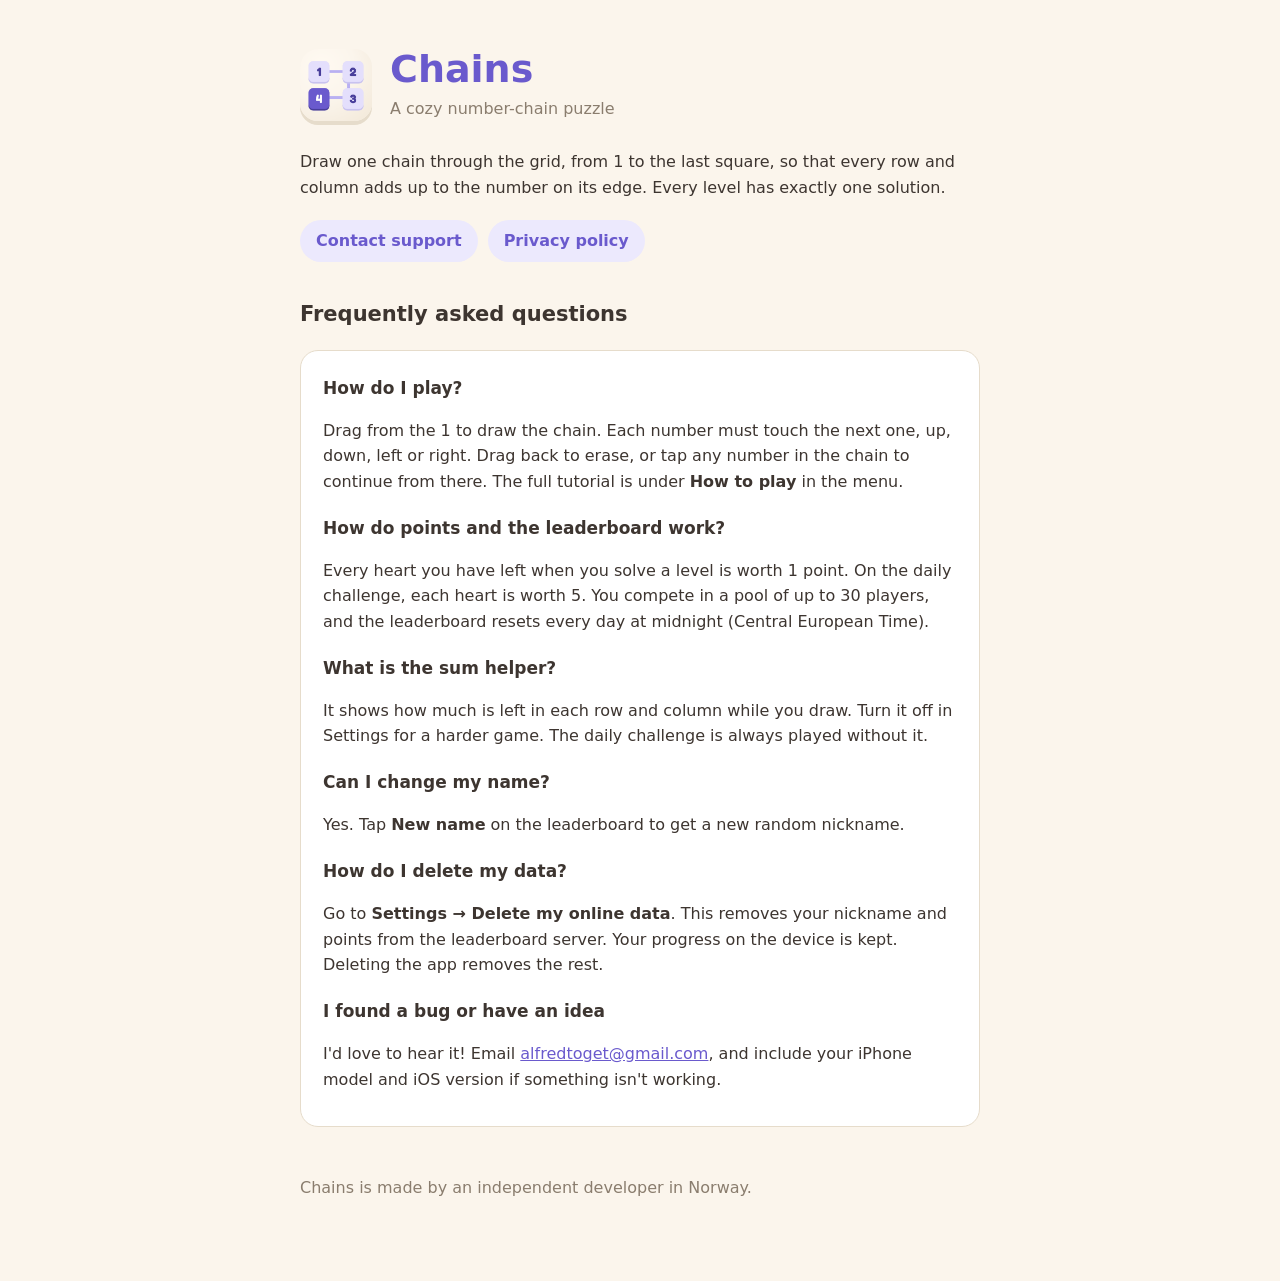
<file: index.html>
<!DOCTYPE html>
<html lang="en">
<head>
  <meta charset="UTF-8">
  <meta name="viewport" content="width=device-width, initial-scale=1, viewport-fit=cover">
  <title>Chains – Support</title>
  <meta name="description" content="Chains is a cozy number-chain logic puzzle. Draw one chain through the grid so every row and column adds up.">
  <link rel="icon" href="icon.png">
  <link rel="stylesheet" href="site.css">
</head>
<body>
<main>
  <header class="hero">
    <img src="icon.png" alt="Chains app icon">
    <div>
      <h1>Chains</h1>
      <p class="tagline">A cozy number-chain puzzle</p>
    </div>
  </header>

  <p>Draw one chain through the grid, from 1 to the last square, so that every row and column adds up to the number on its edge. Every level has exactly one solution.</p>

  <nav class="links">
    <a href="mailto:alfredtoget@gmail.com?subject=Chains%20support">Contact support</a>
    <a href="privacy.html">Privacy policy</a>
  </nav>

  <h2>Frequently asked questions</h2>

  <div class="card">
    <h3>How do I play?</h3>
    <p>Drag from the 1 to draw the chain. Each number must touch the next one, up, down, left or right. Drag back to erase, or tap any number in the chain to continue from there. The full tutorial is under <strong>How to play</strong> in the menu.</p>

    <h3>How do points and the leaderboard work?</h3>
    <p>Every heart you have left when you solve a level is worth 1 point. On the daily challenge, each heart is worth 5. You compete in a pool of up to 30 players, and the leaderboard resets every day at midnight (Central European Time).</p>

    <h3>What is the sum helper?</h3>
    <p>It shows how much is left in each row and column while you draw. Turn it off in Settings for a harder game. The daily challenge is always played without it.</p>

    <h3>Can I change my name?</h3>
    <p>Yes. Tap <strong>New name</strong> on the leaderboard to get a new random nickname.</p>

    <h3>How do I delete my data?</h3>
    <p>Go to <strong>Settings → Delete my online data</strong>. This removes your nickname and points from the leaderboard server. Your progress on the device is kept. Deleting the app removes the rest.</p>

    <h3>I found a bug or have an idea</h3>
    <p>I'd love to hear it! Email <a href="mailto:alfredtoget@gmail.com?subject=Chains%20feedback">alfredtoget@gmail.com</a>, and include your iPhone model and iOS version if something isn't working.</p>
  </div>

  <footer>
    <p>Chains is made by an independent developer in Norway.</p>
  </footer>
</main>
</body>
</html>
</file>
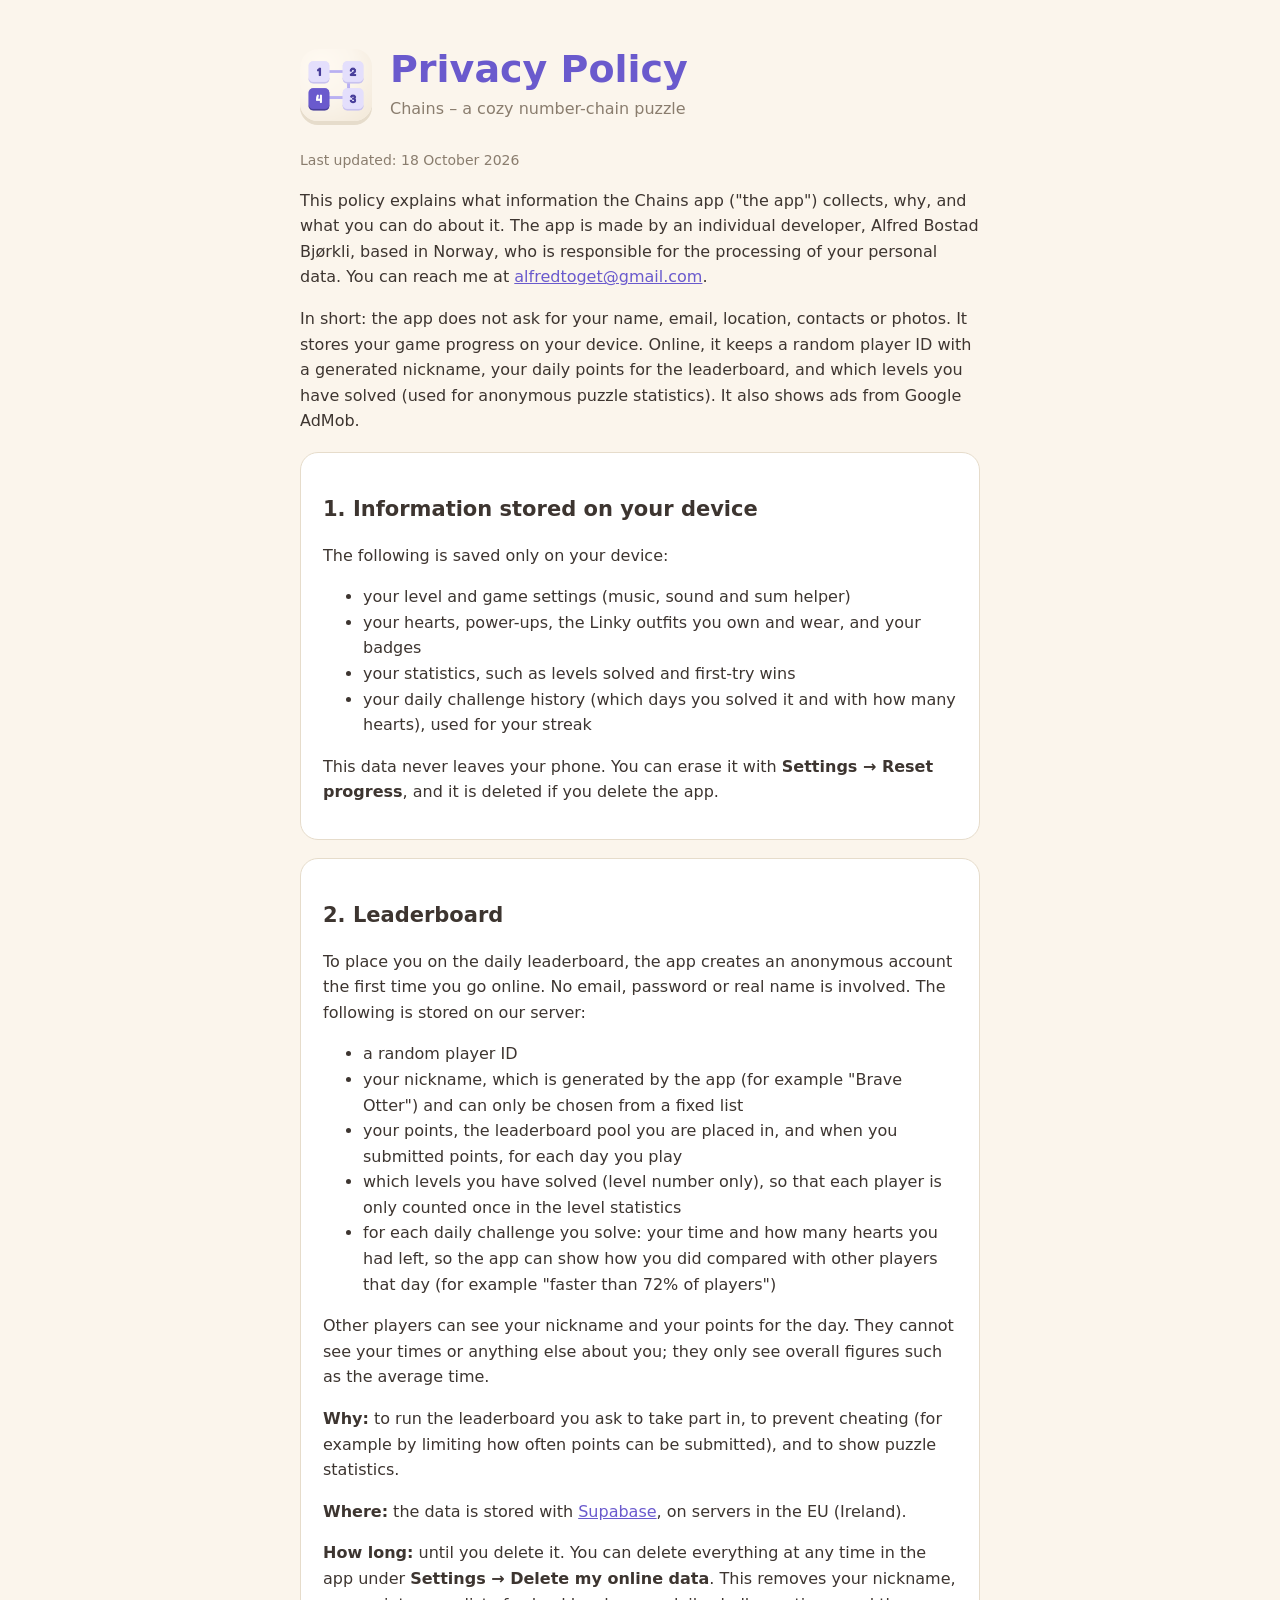
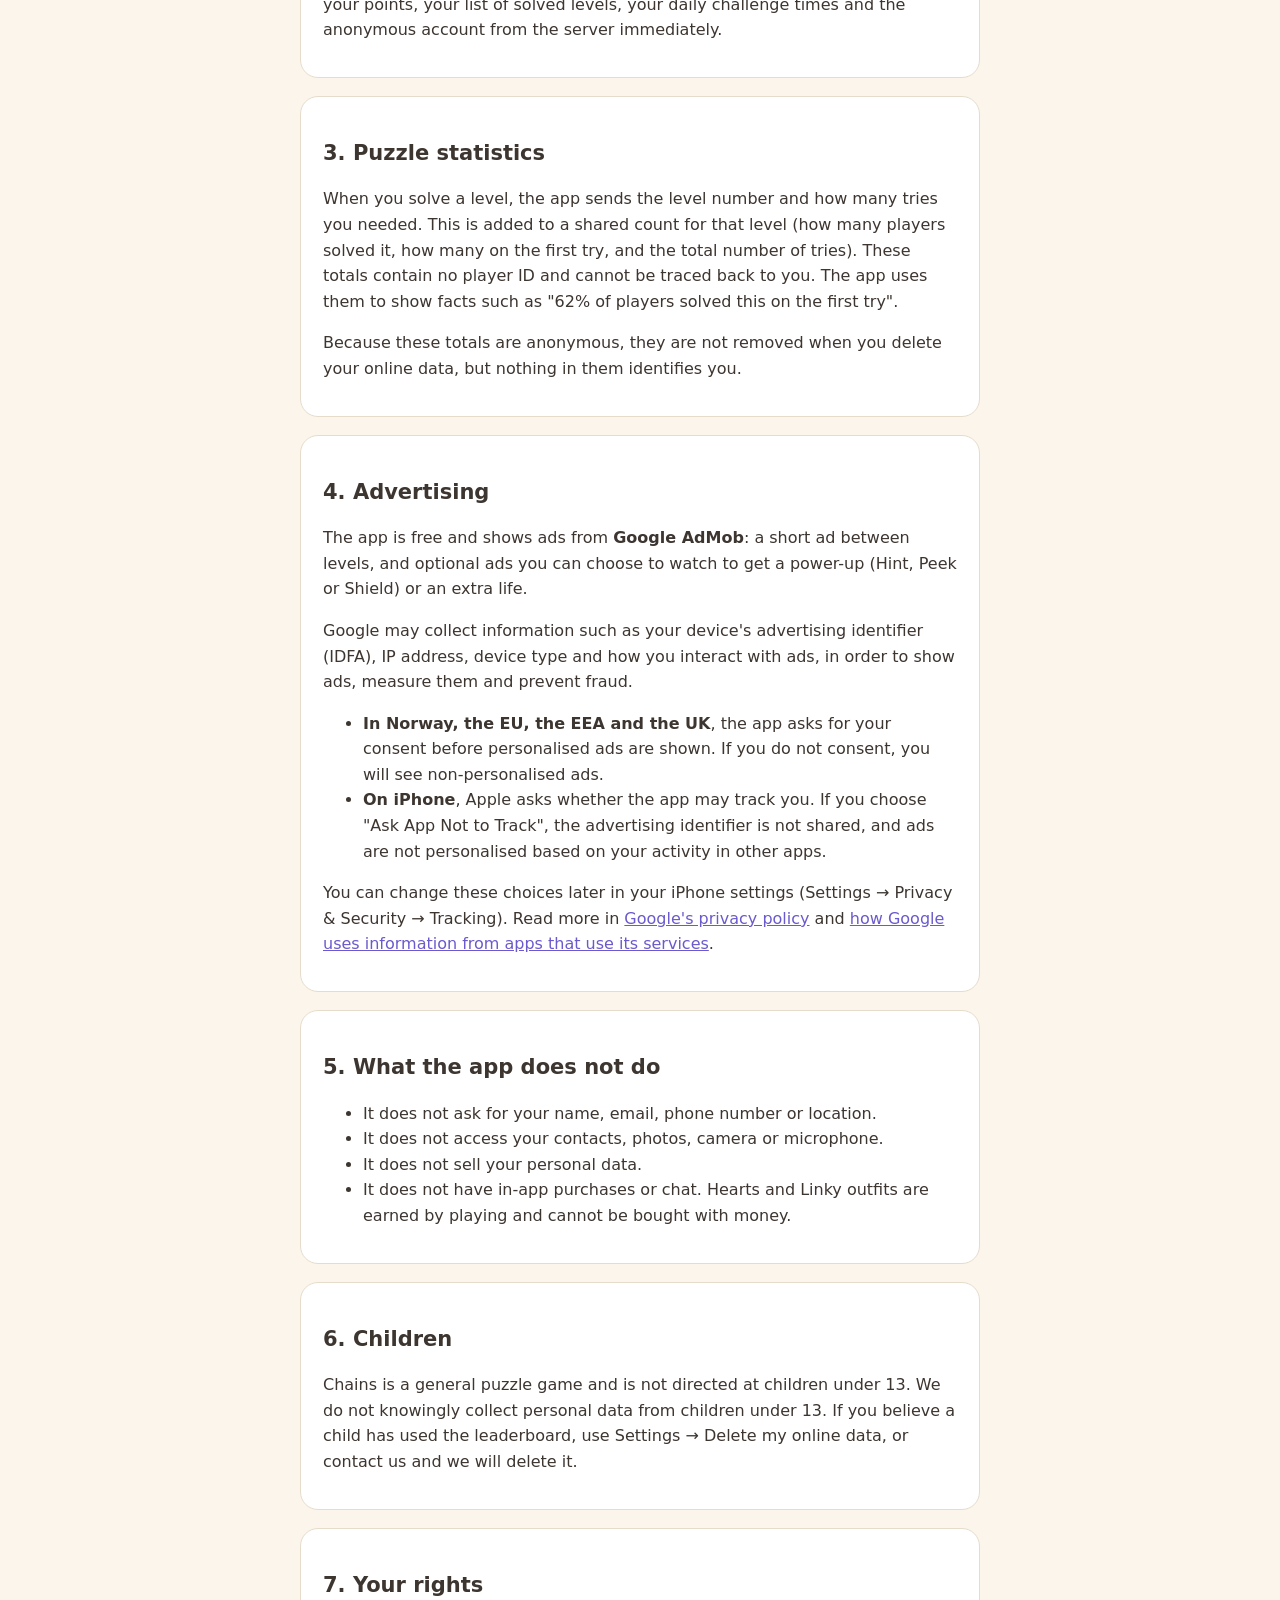
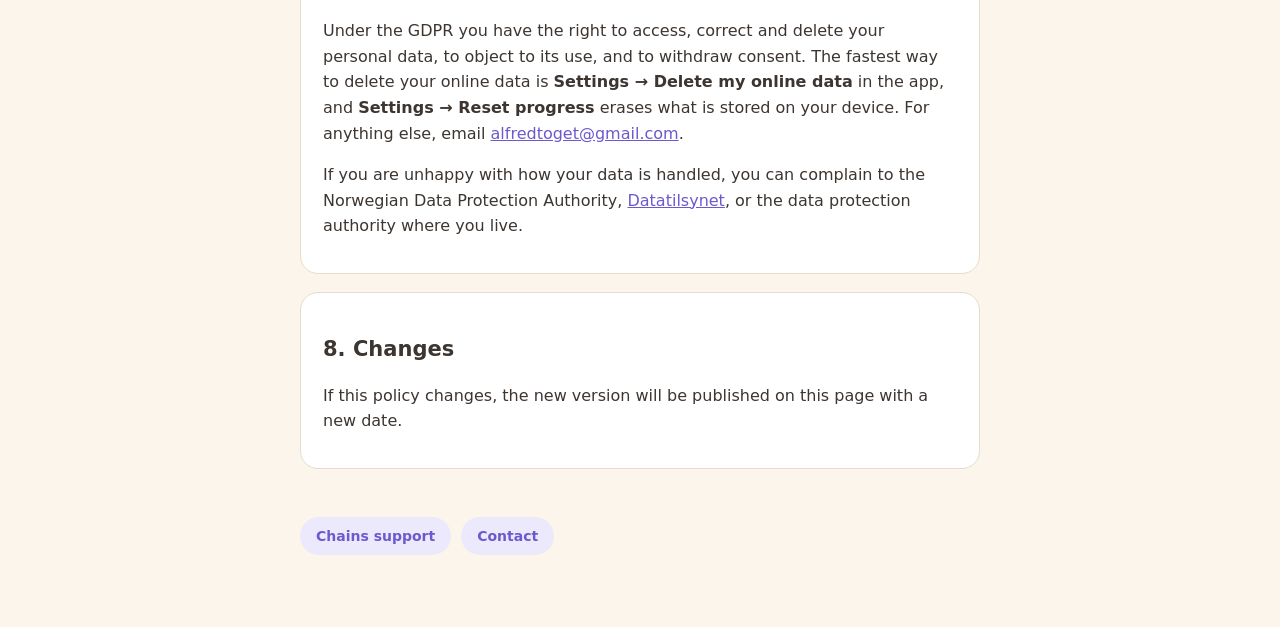
<file: privacy.html>
<!DOCTYPE html>
<html lang="en">
<head>
  <meta charset="UTF-8">
  <meta name="viewport" content="width=device-width, initial-scale=1, viewport-fit=cover">
  <title>Privacy Policy – Chains</title>
  <link rel="icon" href="icon.png">
  <link rel="stylesheet" href="site.css">
</head>
<body>
<main>
  <header class="hero">
    <img src="icon.png" alt="">
    <div>
      <h1>Privacy Policy</h1>
      <p class="tagline">Chains – a cozy number-chain puzzle</p>
    </div>
  </header>

  <p class="updated">Last updated: 18 October 2026</p>

  <p>This policy explains what information the Chains app ("the app") collects, why, and what you can do about it. The app is made by an individual developer, Alfred Bostad Bjørkli, based in Norway, who is responsible for the processing of your personal data. You can reach me at <a href="mailto:alfredtoget@gmail.com">alfredtoget@gmail.com</a>.</p>

  <p>In short: the app does not ask for your name, email, location, contacts or photos. It stores your game progress on your device. Online, it keeps a random player ID with a generated nickname, your daily points for the leaderboard, and which levels you have solved (used for anonymous puzzle statistics). It also shows ads from Google AdMob.</p>

  <div class="card">
    <h2>1. Information stored on your device</h2>
    <p>The following is saved only on your device:</p>
    <ul>
      <li>your level and game settings (music, sound and sum helper)</li>
      <li>your hearts, power-ups, the Linky outfits you own and wear, and your badges</li>
      <li>your statistics, such as levels solved and first-try wins</li>
      <li>your daily challenge history (which days you solved it and with how many hearts), used for your streak</li>
    </ul>
    <p>This data never leaves your phone. You can erase it with <strong>Settings → Reset progress</strong>, and it is deleted if you delete the app.</p>
  </div>

  <div class="card">
    <h2>2. Leaderboard</h2>
    <p>To place you on the daily leaderboard, the app creates an anonymous account the first time you go online. No email, password or real name is involved. The following is stored on our server:</p>
    <ul>
      <li>a random player ID</li>
      <li>your nickname, which is generated by the app (for example "Brave Otter") and can only be chosen from a fixed list</li>
      <li>your points, the leaderboard pool you are placed in, and when you submitted points, for each day you play</li>
      <li>which levels you have solved (level number only), so that each player is only counted once in the level statistics</li>
      <li>for each daily challenge you solve: your time and how many hearts you had left, so the app can show how you did compared with other players that day (for example "faster than 72% of players")</li>
    </ul>
    <p>Other players can see your nickname and your points for the day. They cannot see your times or anything else about you; they only see overall figures such as the average time.</p>
    <p><strong>Why:</strong> to run the leaderboard you ask to take part in, to prevent cheating (for example by limiting how often points can be submitted), and to show puzzle statistics.</p>
    <p><strong>Where:</strong> the data is stored with <a href="https://supabase.com/privacy">Supabase</a>, on servers in the EU (Ireland).</p>
    <p><strong>How long:</strong> until you delete it. You can delete everything at any time in the app under <strong>Settings → Delete my online data</strong>. This removes your nickname, your points, your list of solved levels, your daily challenge times and the anonymous account from the server immediately.</p>
  </div>

  <div class="card">
    <h2>3. Puzzle statistics</h2>
    <p>When you solve a level, the app sends the level number and how many tries you needed. This is added to a shared count for that level (how many players solved it, how many on the first try, and the total number of tries). These totals contain no player ID and cannot be traced back to you. The app uses them to show facts such as "62% of players solved this on the first try".</p>
    <p>Because these totals are anonymous, they are not removed when you delete your online data, but nothing in them identifies you.</p>
  </div>

  <div class="card">
    <h2>4. Advertising</h2>
    <p>The app is free and shows ads from <strong>Google AdMob</strong>: a short ad between levels, and optional ads you can choose to watch to get a power-up (Hint, Peek or Shield) or an extra life.</p>
    <p>Google may collect information such as your device's advertising identifier (IDFA), IP address, device type and how you interact with ads, in order to show ads, measure them and prevent fraud.</p>
    <ul>
      <li><strong>In Norway, the EU, the EEA and the UK</strong>, the app asks for your consent before personalised ads are shown. If you do not consent, you will see non-personalised ads.</li>
      <li><strong>On iPhone</strong>, Apple asks whether the app may track you. If you choose "Ask App Not to Track", the advertising identifier is not shared, and ads are not personalised based on your activity in other apps.</li>
    </ul>
    <p>You can change these choices later in your iPhone settings (Settings → Privacy &amp; Security → Tracking). Read more in <a href="https://policies.google.com/privacy">Google's privacy policy</a> and <a href="https://policies.google.com/technologies/partner-sites">how Google uses information from apps that use its services</a>.</p>
  </div>

  <div class="card">
    <h2>5. What the app does not do</h2>
    <ul>
      <li>It does not ask for your name, email, phone number or location.</li>
      <li>It does not access your contacts, photos, camera or microphone.</li>
      <li>It does not sell your personal data.</li>
      <li>It does not have in-app purchases or chat. Hearts and Linky outfits are earned by playing and cannot be bought with money.</li>
    </ul>
  </div>

  <div class="card">
    <h2>6. Children</h2>
    <p>Chains is a general puzzle game and is not directed at children under 13. We do not knowingly collect personal data from children under 13. If you believe a child has used the leaderboard, use Settings → Delete my online data, or contact us and we will delete it.</p>
  </div>

  <div class="card">
    <h2>7. Your rights</h2>
    <p>Under the GDPR you have the right to access, correct and delete your personal data, to object to its use, and to withdraw consent. The fastest way to delete your online data is <strong>Settings → Delete my online data</strong> in the app, and <strong>Settings → Reset progress</strong> erases what is stored on your device. For anything else, email <a href="mailto:alfredtoget@gmail.com">alfredtoget@gmail.com</a>.</p>
    <p>If you are unhappy with how your data is handled, you can complain to the Norwegian Data Protection Authority, <a href="https://www.datatilsynet.no">Datatilsynet</a>, or the data protection authority where you live.</p>
  </div>

  <div class="card">
    <h2>8. Changes</h2>
    <p>If this policy changes, the new version will be published on this page with a new date.</p>
  </div>

  <footer>
    <nav class="links">
      <a href="./">Chains support</a>
      <a href="mailto:alfredtoget@gmail.com">Contact</a>
    </nav>
  </footer>
</main>
</body>
</html>
</file>
<file: site.css>
:root {
  --bg: #fbf5ec;
  --panel: #ffffff;
  --ink: #3d3530;
  --muted: #8a7d6e;
  --line: #e6dccb;
  --chain: #6a5acd;
  --chain-light: #ece9fd;
  color-scheme: light;
}

@media (prefers-color-scheme: dark) {
  :root {
    --bg: #1f1b2e;
    --panel: #2a2540;
    --ink: #ece8f6;
    --muted: #a8a0bf;
    --line: #3b3456;
    --chain: #b9b0f2;
    --chain-light: #352e57;
    color-scheme: dark;
  }
}

* { box-sizing: border-box; }

body {
  margin: 0;
  background: var(--bg);
  color: var(--ink);
  font-family: ui-rounded, "SF Pro Rounded", system-ui, -apple-system, "Segoe UI", sans-serif;
  line-height: 1.6;
  padding: env(safe-area-inset-top, 0) 0 env(safe-area-inset-bottom, 0);
}

main {
  max-width: 720px;
  margin: 0 auto;
  padding: 48px 20px 64px;
}

header.hero {
  display: flex;
  align-items: center;
  gap: 18px;
  margin-bottom: 28px;
}

header.hero img {
  width: 72px;
  height: 72px;
  border-radius: 18px;
  box-shadow: 0 4px 0 var(--line);
}

h1 {
  margin: 0;
  font-size: clamp(28px, 6vw, 38px);
  color: var(--chain);
  line-height: 1.15;
}

.tagline {
  margin: 4px 0 0;
  color: var(--muted);
}

h2 {
  margin: 36px 0 8px;
  font-size: 21px;
}

h3 {
  margin: 20px 0 4px;
  font-size: 17px;
}

p, li { font-size: 16px; }

a { color: var(--chain); }

.card {
  background: var(--panel);
  border: 1px solid var(--line);
  border-radius: 18px;
  padding: 4px 22px 18px;
  margin: 18px 0;
}

.updated {
  color: var(--muted);
  font-size: 14px;
}

nav.links {
  display: flex;
  flex-wrap: wrap;
  gap: 10px;
  margin: 20px 0 8px;
}

nav.links a {
  display: inline-block;
  padding: 8px 16px;
  border-radius: 999px;
  background: var(--chain-light);
  text-decoration: none;
  font-weight: 600;
}

footer {
  margin-top: 48px;
  color: var(--muted);
  font-size: 14px;
}
</file>
